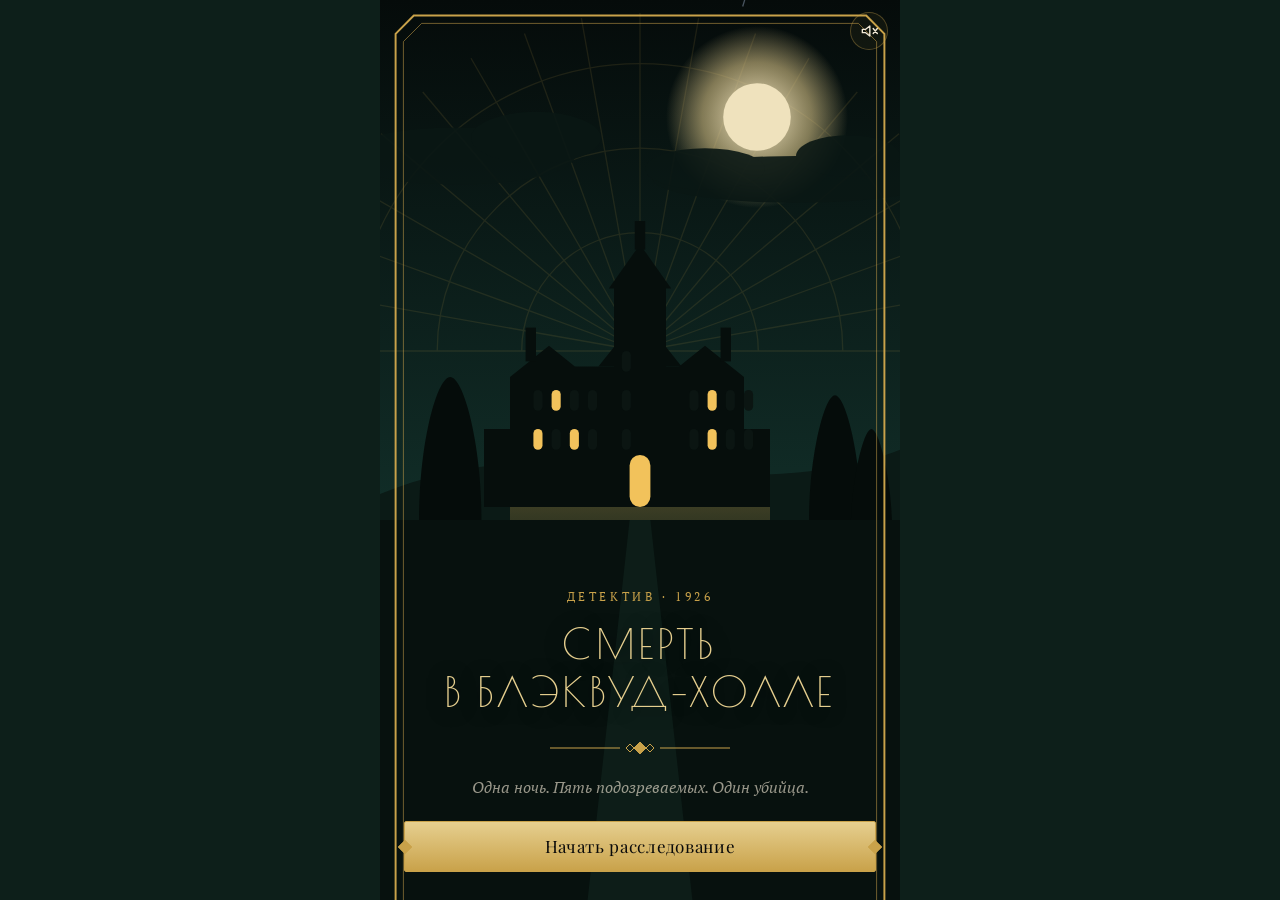
<file: index.html>
<!doctype html>
<html lang="ru">
<head>
  <meta charset="utf-8">
  <meta name="viewport" content="width=device-width, initial-scale=1, viewport-fit=cover, user-scalable=no">
  <meta name="theme-color" content="#0d1f1a">
  <title>Смерть в Блэквуд-холле</title>
  <link rel="preconnect" href="https://fonts.googleapis.com">
  <link rel="preconnect" href="https://fonts.gstatic.com" crossorigin>
  <link href="https://fonts.googleapis.com/css2?family=Poiret+One&family=Playfair+Display:ital,wght@0,500;0,700;1,500&family=PT+Serif:ital,wght@0,400;0,700;1,400&display=swap&subset=cyrillic" rel="stylesheet">
  <link rel="stylesheet" href="css/style.css">
  <script src="https://telegram.org/js/telegram-web-app.js"></script>
</head>
<body>
  <div id="app"></div>
  <script type="module" src="js/main.js"></script>
</body>
</html>
</file>
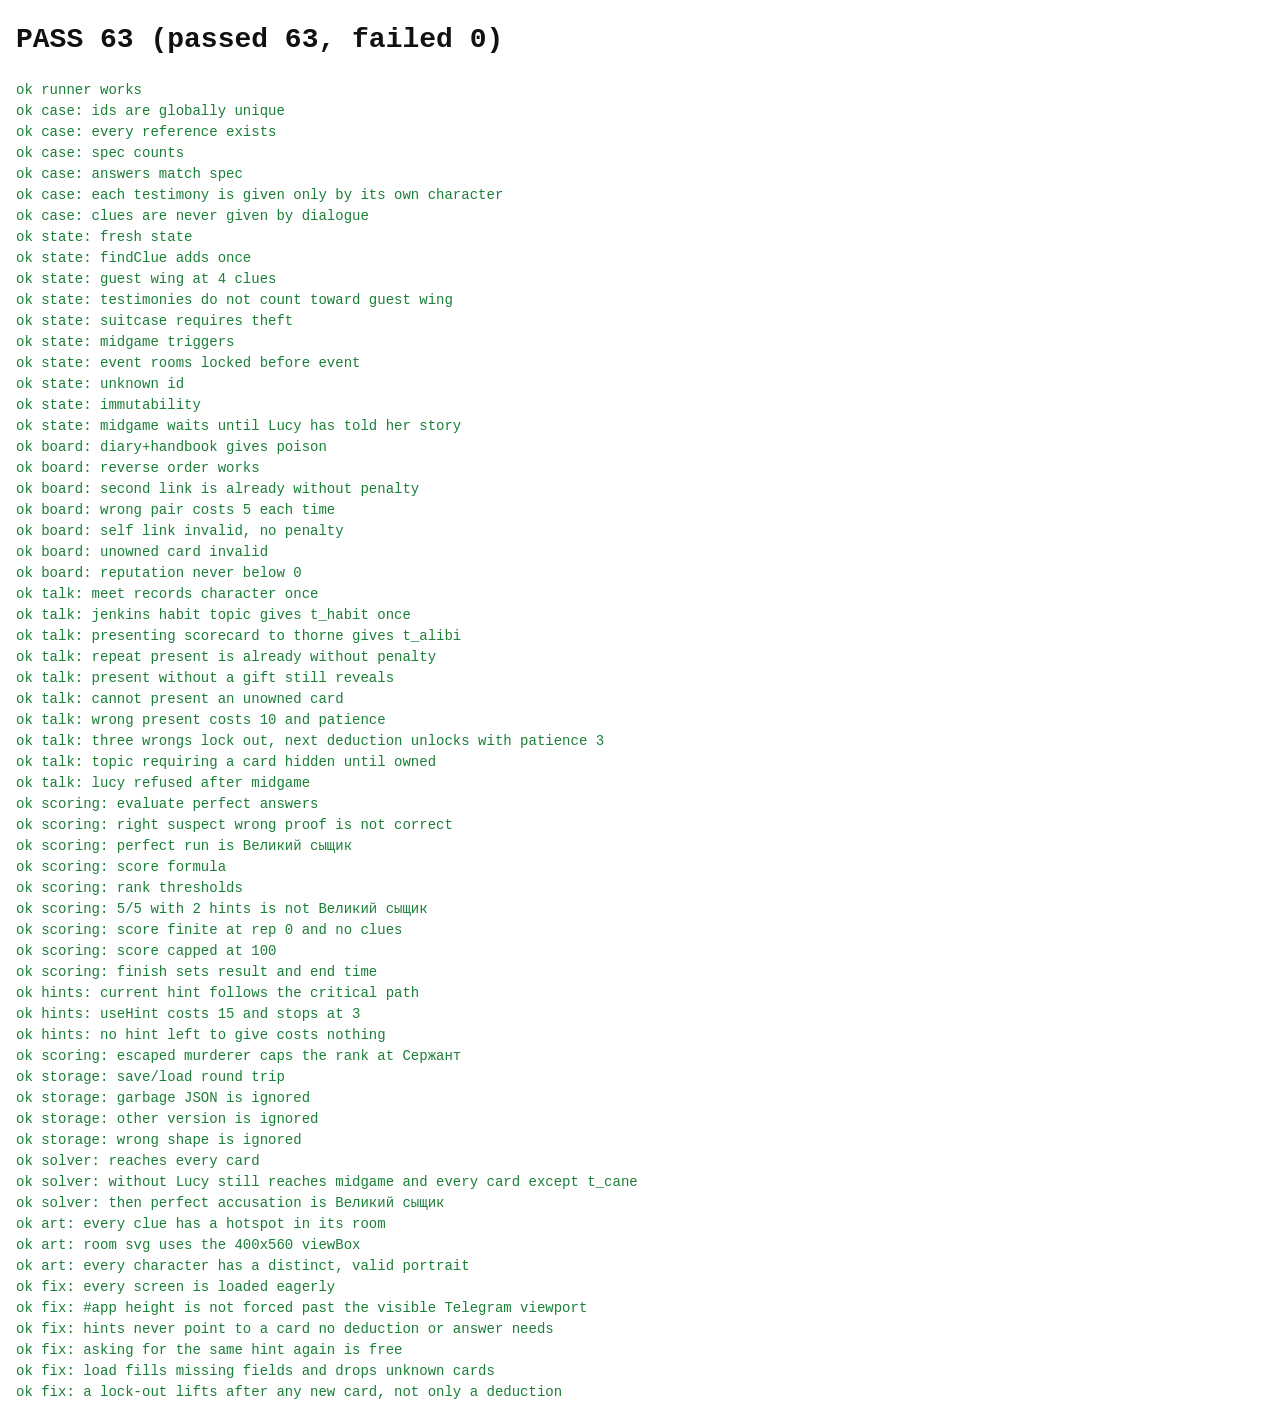
<file: tests.html>
<!doctype html>
<html lang="en">
<head>
  <meta charset="utf-8">
  <meta name="viewport" content="width=device-width, initial-scale=1">
  <title>tests…</title>
  <style>
    body { font: 14px/1.5 ui-monospace, Menlo, monospace; margin: 16px; background: #fff; color: #111; }
    .ok { color: #1a7f37; } .bad { color: #c62828; font-weight: 600; }
    ul { list-style: none; padding: 0; }
  </style>
</head>
<body>
  <h1 id="summary">running…</h1>
  <ul id="results"></ul>
  <script type="module">
    import { run, reportLoadError } from './tests/runner.js';
    // Add every test file here.
    const files = [
      './tests/smoke.test.js',
      './tests/case.test.js',
      './tests/state.test.js',
      './tests/board.test.js',
      './tests/talk.test.js',
      './tests/scoring.test.js',
      './tests/storage.test.js',
      './tests/solver.test.js',
      './tests/art.test.js',
      './tests/portraits.test.js',
      './tests/fixes.test.js',
    ];
    for (const f of files) {
      try { await import(f); } catch (err) { reportLoadError(f, err); }
    }
    run();
  </script>
</body>
</html>
</file>
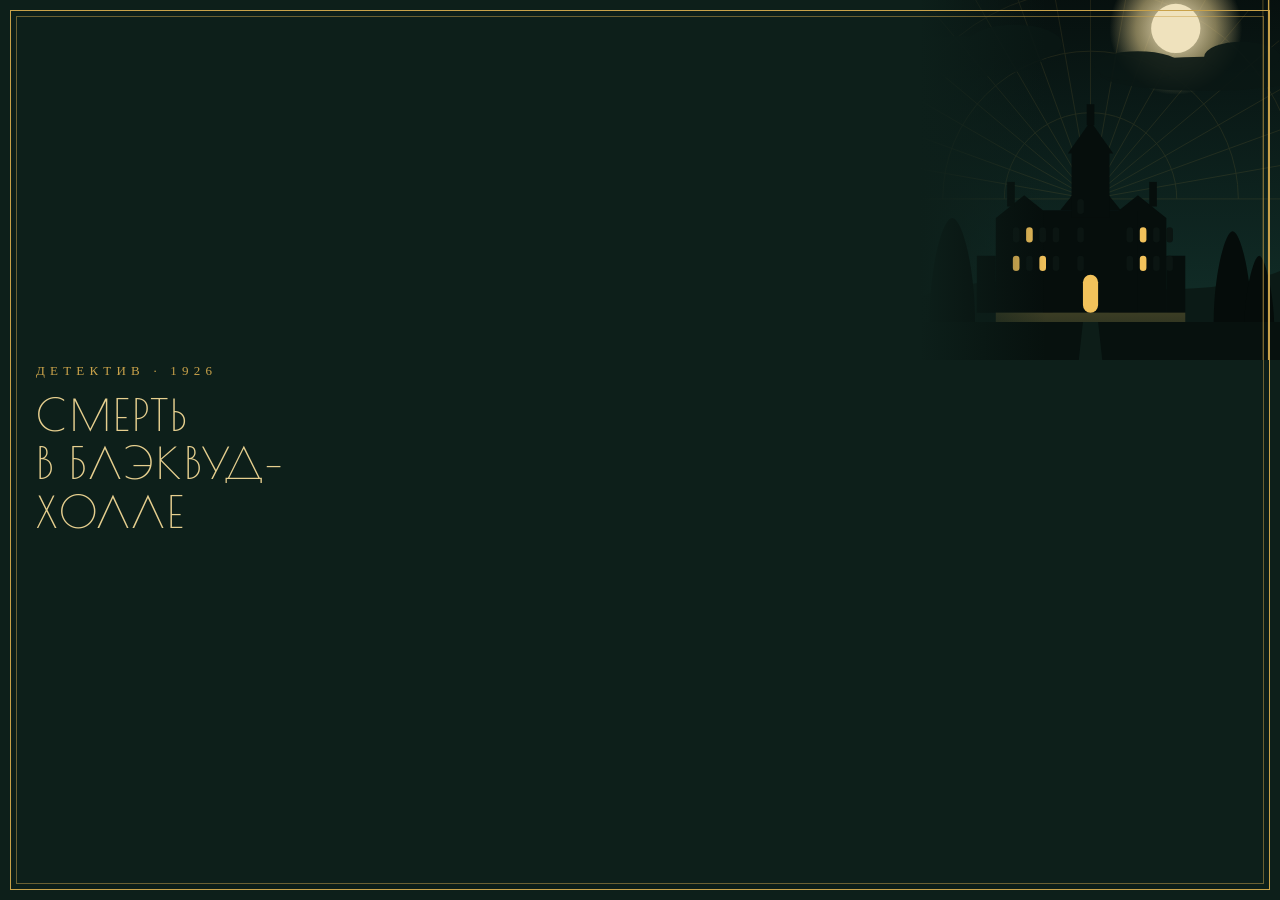
<file: docs/assets/botfather-cover.html>
<!doctype html>
<html><head><meta charset="utf-8">
<link href="https://fonts.googleapis.com/css2?family=Poiret+One&display=swap&subset=cyrillic" rel="stylesheet">
<style>
  html, body { margin: 0; width: 640px; height: 360px; overflow: hidden; background: #0d1f1a; }
  #art { position: absolute; right: 0; top: 0; width: 360px; height: 360px; }
  #art svg { width: 360px; height: 360px; display: block; }
  #art::after { content: ''; position: absolute; inset: 0; background: linear-gradient(90deg, #0d1f1a, transparent 35%); }
  .text { position: absolute; left: 36px; top: 0; bottom: 0; width: 300px; display: flex; flex-direction: column; justify-content: center; gap: 14px; }
  h1 { margin: 0; font: 400 44px/1.1 'Poiret One', serif; letter-spacing: 0.06em; color: #e6cf8f; text-transform: uppercase; }
  p { margin: 0; font: 13px/1 serif; letter-spacing: 0.4em; color: #c9a24a; text-transform: uppercase; }
  .frame { position: absolute; inset: 10px; border: 1.5px solid #c9a24a; }
  .frame::after { content: ''; position: absolute; inset: 5px; border: 0.7px solid rgba(201,162,74,.5); }
</style></head>
<body>
  <div id="art"></div>
  <div class="text"><p>Детектив · 1926</p><h1>Смерть<br>в Блэквуд-<br>холле</h1></div>
  <div class="frame"></div>
  <script type="module">
    import { coverSvg } from '../../js/art/cover.js';
    document.getElementById('art').innerHTML = coverSvg().replace('viewBox="0 0 400 780" preserveAspectRatio="xMidYMin slice"', 'viewBox="20 60 380 380" preserveAspectRatio="xMidYMid slice"');
  </script>
</body></html>
</file>
<file: css/style.css>
/* Blackwood Hall — art-deco theme. Phone first. */

:root {
  --emerald: #0d1f1a;
  --emerald-2: #163a30;
  --emerald-3: #1f4d40;
  --gold: #c9a24a;
  --gold-soft: #e6cf8f;
  --gold-dim: rgba(201, 162, 74, 0.35);
  --ivory: #f3ead7;
  --paper: #efe4cc;
  --paper-ink: #2a2118;
  --ink: #0a0a0a;
  --blood: #8e1b1b;
  --blood-soft: #c24a3a;
  --muted: rgba(243, 234, 215, 0.62);
  --font-display: 'Poiret One', 'Playfair Display', serif;
  --font-title: 'Playfair Display', Georgia, serif;
  --font-body: 'PT Serif', Georgia, serif;
  --safe-top: max(env(safe-area-inset-top, 0px), var(--tg-content-safe-area-inset-top, 0px) + var(--tg-safe-area-inset-top, 0px));
  --safe-bottom: max(env(safe-area-inset-bottom, 0px), var(--tg-safe-area-inset-bottom, 0px));
  --app-h: var(--tg-viewport-stable-height, 100dvh);
  --radius: 4px;
}

* { box-sizing: border-box; -webkit-tap-highlight-color: transparent; }

html, body {
  margin: 0;
  height: 100%;
  background: var(--emerald);
  color: var(--ivory);
  font-family: var(--font-body);
  font-size: 16px;
  line-height: 1.5;
  overscroll-behavior: none;
  -webkit-user-select: none;
  user-select: none;
}

button { font: inherit; color: inherit; }

#app {
  position: relative;
  height: var(--app-h);
  max-width: 520px;
  margin: 0 auto;
  overflow: hidden;
  background:
    radial-gradient(120% 60% at 50% -10%, rgba(201, 162, 74, 0.10), transparent 60%),
    linear-gradient(180deg, #0f2620 0%, var(--emerald) 55%, #081310 100%);
}

/* Subtle deco fan pattern behind every screen */
#app::before {
  content: '';
  position: absolute;
  inset: 0;
  pointer-events: none;
  opacity: 0.07;
  background-image: url("data:image/svg+xml,%3Csvg xmlns='http://www.w3.org/2000/svg' width='80' height='40' viewBox='0 0 80 40'%3E%3Cg fill='none' stroke='%23c9a24a' stroke-width='1'%3E%3Cpath d='M0 40a40 40 0 0 1 80 0'/%3E%3Cpath d='M10 40a30 30 0 0 1 60 0'/%3E%3Cpath d='M20 40a20 20 0 0 1 40 0'/%3E%3Cpath d='M30 40a10 10 0 0 1 20 0'/%3E%3C/g%3E%3C/svg%3E");
  background-size: 80px 40px;
}

/* ---------- Screens ---------- */

.screen {
  position: absolute;
  inset: 0;
  display: flex;
  flex-direction: column;
  padding-top: var(--safe-top);
  padding-bottom: var(--safe-bottom);
  animation: screen-in 0.35s ease-out both;
}

@keyframes screen-in {
  from { opacity: 0; transform: translateY(10px); }
  to { opacity: 1; transform: none; }
}

.scroll > * { flex-shrink: 0; }

.scroll {
  flex: 1;
  overflow-y: auto;
  -webkit-overflow-scrolling: touch;
  padding: 12px 16px 20px;
}

/* ---------- Top bar & bottom nav ---------- */

.topbar {
  display: flex;
  align-items: center;
  gap: 8px;
  padding: 10px 12px 8px;
  border-bottom: 1px solid var(--gold-dim);
  background: linear-gradient(180deg, rgba(8, 19, 16, 0.9), rgba(8, 19, 16, 0.6));
  position: relative;
  z-index: 2;
}

.topbar h1 {
  flex: 1;
  margin: 0;
  font-family: var(--font-title);
  font-weight: 500;
  font-size: 18px;
  letter-spacing: 0.02em;
  color: var(--gold-soft);
  white-space: nowrap;
  overflow: hidden;
  text-overflow: ellipsis;
}

.icon-btn {
  width: 38px;
  height: 38px;
  flex: none;
  display: grid;
  place-items: center;
  border: 1px solid var(--gold-dim);
  border-radius: 50%;
  background: rgba(201, 162, 74, 0.06);
  cursor: pointer;
}
.icon-btn svg { width: 20px; height: 20px; }
.icon-btn:active { transform: scale(0.94); }

.rep {
  display: flex;
  align-items: center;
  gap: 6px;
  font-size: 13px;
  color: var(--muted);
}
.rep-bar {
  width: 54px;
  height: 6px;
  border: 1px solid var(--gold-dim);
  border-radius: 3px;
  overflow: hidden;
}
.rep-bar i {
  display: block;
  height: 100%;
  background: linear-gradient(90deg, var(--gold), var(--gold-soft));
  transition: width 0.5s ease;
}
.rep.low .rep-bar i { background: var(--blood-soft); }
.rep.hit { animation: shake 0.4s; }

.bottomnav {
  display: grid;
  grid-template-columns: 1fr 1fr 1fr;
  gap: 8px;
  padding: 8px 12px 10px;
  border-top: 1px solid var(--gold-dim);
  background: rgba(8, 19, 16, 0.92);
  position: relative;
  z-index: 2;
}
.navbtn {
  display: flex;
  flex-direction: column;
  align-items: center;
  gap: 2px;
  padding: 6px 4px;
  border: 0;
  background: none;
  font-size: 12px;
  letter-spacing: 0.06em;
  text-transform: uppercase;
  color: var(--muted);
  cursor: pointer;
  position: relative;
}
.navbtn svg { width: 24px; height: 24px; }
.navbtn.active { color: var(--gold-soft); }
.navbtn .badge {
  position: absolute;
  top: 0;
  left: calc(50% + 4px);
  right: auto;
  width: max-content;
  min-width: 18px;
  height: 18px;
  padding: 0 5px;
  border-radius: 9px;
  background: var(--gold);
  color: var(--ink);
  font: 700 11px/18px var(--font-body);
}
.navbtn.accuse { color: var(--blood-soft); }

/* ---------- Buttons ---------- */

.btn {
  display: inline-flex;
  align-items: center;
  justify-content: center;
  gap: 8px;
  min-height: 48px;
  padding: 12px 22px;
  border: 1px solid var(--gold);
  border-radius: 2px;
  background: linear-gradient(180deg, rgba(201, 162, 74, 0.18), rgba(201, 162, 74, 0.06));
  color: var(--gold-soft);
  font-family: var(--font-title);
  font-size: 17px;
  letter-spacing: 0.04em;
  cursor: pointer;
  position: relative;
  transition: transform 0.1s, background 0.2s;
}
.btn::before, .btn::after {
  content: '';
  position: absolute;
  width: 8px;
  height: 8px;
  border: 1px solid var(--gold);
  transform: rotate(45deg);
  background: var(--emerald);
  top: calc(50% - 4px);
}
.btn::before { left: -5px; }
.btn::after { right: -5px; }
.btn:active { transform: scale(0.97); background: rgba(201, 162, 74, 0.28); }
.btn.primary { background: linear-gradient(180deg, var(--gold-soft), var(--gold)); color: var(--ink); }
.btn.primary::before, .btn.primary::after { background: var(--gold); }
.btn.danger { border-color: var(--blood-soft); color: #f1c9bf; background: linear-gradient(180deg, rgba(142, 27, 27, 0.5), rgba(142, 27, 27, 0.25)); }
.btn.danger::before, .btn.danger::after { border-color: var(--blood-soft); }
.btn.ghost { border-color: var(--gold-dim); color: var(--muted); }
.btn.ghost::before, .btn.ghost::after { display: none; }
.btn[disabled] { opacity: 0.4; pointer-events: none; }
.btn.block { width: 100%; }

.stack { display: flex; flex-direction: column; gap: 14px; }

/* ---------- Typography ---------- */

.display {
  font-family: var(--font-display);
  font-weight: 400;
  letter-spacing: 0.08em;
  color: var(--gold-soft);
  text-transform: uppercase;
  text-align: center;
  line-height: 1.15;
  margin: 0;
}
.eyebrow {
  font-size: 12px;
  letter-spacing: 0.3em;
  text-transform: uppercase;
  color: var(--gold);
  text-align: center;
}
.lead { font-size: 18px; line-height: 1.6; }
.muted { color: var(--muted); }
.center { text-align: center; }

.divider { display: block; width: 180px; height: 14px; margin: 10px auto; }

/* ---------- Cover ---------- */

.cover { justify-content: flex-end; }
.cover-art {
  position: absolute;
  inset: 0;
  overflow: hidden;
}
.cover-art svg { width: 100%; height: 100%; display: block; }
.cover-flash {
  position: absolute;
  inset: 0;
  background: #dfe9ff;
  opacity: 0;
  pointer-events: none;
  mix-blend-mode: screen;
}
.cover-flash.on { animation: flash 0.9s ease-out; }
@keyframes flash {
  0% { opacity: 0; }
  5% { opacity: 0.55; }
  12% { opacity: 0.05; }
  18% { opacity: 0.4; }
  100% { opacity: 0; }
}
.cover-content {
  position: relative;
  padding: 0 24px 28px;
  display: flex;
  flex-direction: column;
  gap: 14px;
  align-items: stretch;
}
.cover-title { font-size: clamp(26px, 8.4vw, 42px); text-shadow: 0 2px 18px rgba(0, 0, 0, 0.8); }
.cover-title span { white-space: nowrap; }
.cover-sub { text-align: center; color: var(--muted); font-style: italic; margin: -4px 0 8px; }
.cover .sound-corner { position: absolute; top: calc(var(--safe-top) + 12px); right: 12px; z-index: 3; }

.rain line { stroke: rgba(200, 220, 255, 0.35); stroke-width: 1; animation: rain 0.7s linear infinite; }
@keyframes rain { from { transform: translate(0, -60px); } to { transform: translate(-20px, 840px); } }
.window-lit { animation: flicker 4s ease-in-out infinite; }
@keyframes flicker { 0%, 100% { opacity: 0.95; } 45% { opacity: 0.75; } 50% { opacity: 1; } 70% { opacity: 0.82; } }

/* ---------- Prologue ---------- */

.prologue { justify-content: center; }
.prologue .slide {
  margin: auto 0;
  padding: 0 24px;
  display: flex;
  flex-direction: column;
  align-items: center;
  gap: 18px;
  animation: screen-in 0.5s ease-out both;
}
.prologue .slide-art { width: 140px; height: 140px; }
.prologue .lead { text-align: center; }
.dots { display: flex; gap: 8px; justify-content: center; }
.dots i { width: 7px; height: 7px; transform: rotate(45deg); border: 1px solid var(--gold); }
.dots i.on { background: var(--gold); }
.prologue-foot { padding: 0 24px 24px; display: flex; flex-direction: column; gap: 14px; }

/* ---------- Map ---------- */

.map-wrap { position: relative; }
.map-wrap svg { width: 100%; height: auto; display: block; }
.map-room { cursor: pointer; }
.map-room rect.room-bg { fill: rgba(22, 58, 48, 0.85); stroke: var(--gold); stroke-width: 1.5; transition: fill 0.2s; }
.map-room:active rect.room-bg { fill: rgba(201, 162, 74, 0.25); }
.map-room.locked { cursor: default; }
.map-room.locked rect.room-bg { fill: rgba(10, 20, 17, 0.9); stroke: rgba(201, 162, 74, 0.3); stroke-dasharray: 4 4; }
.map-room.done rect.room-bg { fill: rgba(22, 58, 48, 0.5); }
.map-room text { font-family: var(--font-title); fill: var(--ivory); }
.map-room.locked text { fill: rgba(243, 234, 215, 0.35); }
.map-room .count { font-family: var(--font-body); font-size: 11px; fill: var(--gold-soft); }
.map-room.fresh rect.room-bg { animation: glow 2s ease-in-out infinite; }
@keyframes glow { 50% { fill: rgba(201, 162, 74, 0.22); } }

.section-title {
  display: flex;
  align-items: center;
  gap: 10px;
  margin: 18px 0 10px;
  font-family: var(--font-display);
  font-size: 15px;
  letter-spacing: 0.2em;
  text-transform: uppercase;
  color: var(--gold);
}
.section-title::before, .section-title::after { content: ''; flex: 1; height: 1px; background: var(--gold-dim); }

.people {
  display: grid;
  grid-template-columns: repeat(4, 1fr);
  gap: 10px 8px;
}
.person {
  display: flex;
  flex-direction: column;
  align-items: center;
  gap: 4px;
  border: 0;
  background: none;
  padding: 0;
  cursor: pointer;
  font-size: 12px;
  line-height: 1.2;
  text-align: center;
  color: var(--ivory);
}
.person .ph {
  width: 64px;
  height: 64px;
  border-radius: 50%;
  border: 1.5px solid var(--gold);
  overflow: hidden;
  background: var(--emerald-2);
  position: relative;
}
.person .ph svg { width: 100%; height: 100%; display: block; }
.person.gone { opacity: 0.35; cursor: default; }
.person.angry .ph { border-color: var(--blood-soft); }
.person.new .ph::after {
  content: '';
  position: absolute;
  top: 2px; right: 6px;
  width: 10px; height: 10px;
  border-radius: 50%;
  background: var(--gold);
  box-shadow: 0 0 0 2px var(--emerald);
}
.person small { color: var(--muted); font-size: 11px; }

.objective {
  margin-top: 6px;
  padding: 10px 12px;
  border-left: 2px solid var(--gold);
  background: rgba(201, 162, 74, 0.07);
  font-size: 14px;
  color: var(--muted);
}

/* ---------- Modal & cards ---------- */

.overlay {
  position: absolute;
  inset: 0;
  z-index: 20;
  display: flex;
  align-items: center;
  justify-content: center;
  padding: calc(var(--safe-top) + 16px) 16px calc(var(--safe-bottom) + 16px);
  background: rgba(3, 8, 6, 0.78);
  backdrop-filter: blur(3px);
  -webkit-backdrop-filter: blur(3px);
  animation: fade-in 0.2s ease-out both;
}
.overlay.closing { animation: fade-out 0.25s ease-in both; }
@keyframes fade-in { from { opacity: 0; } }
@keyframes fade-out { to { opacity: 0; } }

.modal {
  width: 100%;
  max-width: 420px;
  max-height: 100%;
  overflow-y: auto;
  padding: 22px 20px 20px;
  border: 1px solid var(--gold);
  outline: 1px solid var(--gold-dim);
  outline-offset: 4px;
  background: linear-gradient(180deg, #13302a, #0b1c17);
  animation: pop-in 0.3s cubic-bezier(.2, 1.4, .4, 1) both;
}
.modal h2 { margin: 0 0 10px; font-family: var(--font-title); font-weight: 500; color: var(--gold-soft); text-align: center; }
.modal .actions { display: flex; flex-direction: column; gap: 12px; margin-top: 18px; }

@keyframes pop-in { from { opacity: 0; transform: scale(0.85); } }

.card {
  position: relative;
  padding: 16px 16px 14px;
  background:
    linear-gradient(180deg, rgba(255, 255, 255, 0.35), rgba(255, 255, 255, 0) 30%),
    var(--paper);
  color: var(--paper-ink);
  border-radius: var(--radius);
  box-shadow: 0 10px 30px rgba(0, 0, 0, 0.45), inset 0 0 0 1px rgba(120, 90, 30, 0.35), inset 0 0 0 5px var(--paper), inset 0 0 0 6px rgba(120, 90, 30, 0.35);
}
.card .kind {
  font-size: 11px;
  letter-spacing: 0.25em;
  text-transform: uppercase;
  color: #8a6a22;
}
.card h3 { margin: 4px 0 6px; font-family: var(--font-title); font-size: 19px; line-height: 1.25; }
.card p { margin: 0; font-size: 15px; line-height: 1.5; }
.card.testimony { background: linear-gradient(180deg, rgba(255,255,255,.3), rgba(255,255,255,0) 30%), #e3e7da; }
.card.deduction { background: linear-gradient(180deg, rgba(255,255,255,.3), rgba(255,255,255,0) 30%), #f3dcc8; }
.card.deduction .kind { color: var(--blood); }

.card-reveal {
  width: 100%;
  max-width: 360px;
  display: flex;
  flex-direction: column;
  gap: 18px;
  align-items: stretch;
}
.card-reveal .card { animation: card-in 0.6s cubic-bezier(.2, 1.3, .4, 1) both; }
.card-reveal .burst {
  font-family: var(--font-display);
  text-align: center;
  font-size: 22px;
  letter-spacing: 0.2em;
  text-transform: uppercase;
  color: var(--gold-soft);
  animation: fade-in 0.4s 0.15s both;
}
@keyframes card-in {
  from { opacity: 0; transform: translateY(40px) rotate(-6deg) scale(0.7); }
  to { opacity: 1; transform: rotate(-1deg); }
}
.card-fly { position: absolute; z-index: 30; pointer-events: none; transition: transform 0.55s cubic-bezier(.5, 0, .7, .4), opacity 0.55s; }

.toast {
  position: absolute;
  left: 50%;
  bottom: calc(var(--safe-bottom) + 84px);
  z-index: 40;
  transform: translateX(-50%);
  max-width: calc(100% - 32px);
  padding: 10px 16px;
  border: 1px solid var(--gold-dim);
  background: rgba(8, 19, 16, 0.95);
  color: var(--ivory);
  font-size: 14px;
  text-align: center;
  animation: toast 2.4s ease both;
}
@keyframes toast {
  0% { opacity: 0; transform: translate(-50%, 10px); }
  10%, 85% { opacity: 1; transform: translate(-50%, 0); }
  100% { opacity: 0; }
}

@keyframes shake {
  20%, 60% { transform: translateX(-6px); }
  40%, 80% { transform: translateX(6px); }
}
.shake { animation: shake 0.4s; }

@media (max-height: 600px) {
  .cover-title { font-size: 30px; }
  .person .ph { width: 54px; height: 54px; }
  .talk-portrait { width: 96px; height: 96px; }
}

@media (max-width: 360px) {
  .rep > span:first-child { display: none; }
}

@media (prefers-reduced-motion: reduce) {
  *, *::before, *::after { animation-duration: 0.01ms !important; animation-iteration-count: 1 !important; transition-duration: 0.01ms !important; }
}

/* ---------- Room ---------- */

.room-body { padding: 0 0 16px; }
.scene { position: relative; }
.scene svg { display: block; width: 100%; height: auto; max-height: calc(var(--app-h) - 170px); margin: 0 auto; }
.hotspot { cursor: pointer; }
.hotspot .spark { opacity: 0; animation: twinkle 3.2s ease-in-out infinite; transform-box: fill-box; }
.hotspot:nth-of-type(2n) .spark { animation-delay: -1.1s; }
.hotspot:nth-of-type(3n) .spark { animation-delay: -2.2s; }
@keyframes twinkle { 0%, 70%, 100% { opacity: 0; } 82% { opacity: 0.85; } }
.hotspot .found-mark { display: none; }
.hotspot.found .spark { display: none; }
.hotspot.found .found-mark { display: inline; }
.hotspot:active > :not(.hit) { filter: brightness(1.4); }
.room-caption { margin: 10px 16px 0; text-align: center; font-size: 14px; color: var(--muted); font-style: italic; }

/* ---------- Interrogation ---------- */

.talk { display: flex; flex-direction: column; gap: 14px; }
.talk-head { display: flex; flex-direction: column; align-items: center; gap: 6px; }
.talk-portrait {
  width: 132px;
  height: 132px;
  border-radius: 50%;
  overflow: hidden;
  border: 2px solid var(--gold);
  outline: 1px solid var(--gold-dim);
  outline-offset: 4px;
  transition: border-color 0.3s;
}
.talk-portrait svg { width: 100%; height: 100%; display: block; }
.talk-portrait.angry { border-color: var(--blood-soft); filter: saturate(0.6); }
.talk-role { font-size: 12px; letter-spacing: 0.25em; text-transform: uppercase; color: var(--gold); }
.patience { display: flex; gap: 6px; }
.patience i { width: 8px; height: 8px; transform: rotate(45deg); border: 1px solid var(--blood-soft); }
.patience i.on { background: var(--blood-soft); }

.bubble {
  position: relative;
  padding: 14px 16px;
  background: var(--paper);
  color: var(--paper-ink);
  border-radius: var(--radius);
  box-shadow: 0 8px 24px rgba(0, 0, 0, 0.4);
  font-size: 16px;
  line-height: 1.55;
}
.bubble::before {
  content: '';
  position: absolute;
  top: -8px;
  left: calc(50% - 8px);
  border: 8px solid transparent;
  border-top: 0;
  border-bottom-color: var(--paper);
}
.bubble p { margin: 0; }
.bubble.reveal { box-shadow: 0 0 0 2px var(--gold), 0 8px 24px rgba(0, 0, 0, 0.4); }
.bubble.wrong { background: #ead6cf; }
.bubble.wrong::before { border-bottom-color: #ead6cf; }

.topics { display: flex; flex-direction: column; gap: 8px; }
.topic {
  display: flex;
  align-items: center;
  justify-content: space-between;
  gap: 10px;
  min-height: 46px;
  padding: 10px 14px;
  border: 1px solid var(--gold-dim);
  border-left: 3px solid var(--gold);
  background: rgba(201, 162, 74, 0.06);
  text-align: left;
  font-size: 15px;
  cursor: pointer;
}
.topic svg { width: 18px; height: 18px; color: var(--gold); flex: none; }
.topic.seen { color: var(--muted); border-left-color: var(--gold-dim); }
.topic:active { background: rgba(201, 162, 74, 0.18); }
.topic[disabled] { opacity: 0.4; }
.present-btn svg { width: 20px; height: 20px; }

.picker { max-height: calc(var(--app-h) - 40px); }
.pick-group { margin-bottom: 12px; }
.pick-title { font-size: 11px; letter-spacing: 0.25em; text-transform: uppercase; color: var(--gold); margin-bottom: 6px; }
.pick {
  display: block;
  width: 100%;
  margin-bottom: 6px;
  padding: 10px 12px;
  border: 0;
  border-radius: var(--radius);
  background: var(--paper);
  color: var(--paper-ink);
  text-align: left;
  font-family: var(--font-title);
  font-size: 15px;
  cursor: pointer;
}
.pick.testimony { background: #e3e7da; }
.pick.deduction { background: #f3dcc8; }
.pick:active { filter: brightness(0.92); }

/* ---------- Board ---------- */

.board {
  position: relative;
  background-color: #5a3d24;
  background-image:
    radial-gradient(rgba(0, 0, 0, 0.25) 1px, transparent 1.5px),
    radial-gradient(rgba(255, 220, 160, 0.12) 1px, transparent 1.5px),
    linear-gradient(180deg, rgba(0, 0, 0, 0.25), rgba(0, 0, 0, 0.05));
  background-size: 7px 7px, 11px 11px, 100% 100%;
  background-position: 0 0, 3px 5px, 0 0;
  box-shadow: inset 0 0 0 6px #3a2616, inset 0 0 0 8px var(--gold-dim), inset 0 10px 30px rgba(0, 0, 0, 0.5);
  padding-bottom: 28px;
}
.board .section-title { color: var(--gold-soft); }
.board .section-title::before, .board .section-title::after { background: rgba(230, 207, 143, 0.4); }
.board-tools { display: flex; flex-direction: column; gap: 10px; align-items: stretch; }
.board-tools p { margin: 0; font-size: 14px; color: rgba(243, 234, 215, 0.8); text-align: center; }
.hint-btn svg { width: 18px; height: 18px; }

.tiles { display: grid; grid-template-columns: 1fr 1fr; gap: 14px 10px; }
.tile {
  position: relative;
  min-height: 62px;
  padding: 14px 10px 10px;
  border: 0;
  border-radius: 2px;
  background: var(--paper);
  color: var(--paper-ink);
  font-family: var(--font-title);
  font-size: 14px;
  line-height: 1.25;
  text-align: center;
  box-shadow: 0 4px 10px rgba(0, 0, 0, 0.4);
  transform: rotate(var(--tilt, 0deg));
  transition: transform 0.15s, box-shadow 0.15s;
  cursor: pointer;
}
.tile.testimony { background: #e3e7da; }
.tile.deduction { background: #f3dcc8; font-weight: 700; }
.tile .pin {
  position: absolute;
  top: -5px;
  left: calc(50% - 6px);
  width: 12px;
  height: 12px;
  border-radius: 50%;
  background: radial-gradient(circle at 35% 35%, #ff7a6a, var(--blood) 60%);
  box-shadow: 0 2px 3px rgba(0, 0, 0, 0.5);
}
.tile.deduction .pin { background: radial-gradient(circle at 35% 35%, #fff2c0, var(--gold) 60%); }
.tile.selected { transform: rotate(0) scale(1.06); box-shadow: 0 0 0 3px var(--gold), 0 10px 22px rgba(0, 0, 0, 0.6); z-index: 2; }
.tile.linked { box-shadow: 0 0 0 3px var(--blood-soft), 0 10px 22px rgba(0, 0, 0, 0.6); }
.tile.empty {
  display: grid;
  place-items: center;
  background: rgba(0, 0, 0, 0.18);
  border: 1px dashed rgba(230, 207, 143, 0.4);
  color: rgba(230, 207, 143, 0.5);
  box-shadow: none;
  font-size: 22px;
  cursor: default;
}
.empty-note { grid-column: 1 / -1; text-align: center; margin: 0; }

.thread { position: absolute; left: 0; top: 0; pointer-events: none; z-index: 3; overflow: visible; }
.thread path { fill: none; stroke: #b01e1e; stroke-width: 2.5; filter: drop-shadow(0 2px 2px rgba(0, 0, 0, 0.6)); animation: draw-thread 0.6s ease-out forwards; }
@keyframes draw-thread { to { stroke-dashoffset: 0; } }

.select-bar {
  display: none;
  position: relative;
  z-index: 5;
  grid-template-columns: 1fr auto;
  gap: 6px 10px;
  padding: 12px 12px 10px;
  background: rgba(8, 19, 16, 0.97);
  border-top: 1px solid var(--gold);
}
.select-bar.open { display: grid; animation: slide-up 0.22s ease-out both; }
@keyframes slide-up { from { transform: translateY(30px); opacity: 0; } }
.sel-card { grid-row: 1 / 3; padding: 8px 10px; background: var(--paper); color: var(--paper-ink); border-radius: var(--radius); max-height: 140px; overflow-y: auto; }
.sel-card .kind { font-size: 10px; letter-spacing: 0.25em; text-transform: uppercase; color: #8a6a22; }
.sel-card strong { font-family: var(--font-title); display: block; font-size: 15px; }
.sel-card p { margin: 2px 0 0; font-size: 13px; line-height: 1.4; }
.sel-hint { grid-column: 1 / -1; font-size: 12px; color: var(--gold-soft); text-align: center; }
.select-bar .icon-btn { grid-column: 2; grid-row: 1; }

/* ---------- Event ---------- */

.event { justify-content: space-between; }
.event .cover-flash { z-index: 0; }
.event-body { margin: auto 0; padding: 0 24px; display: flex; flex-direction: column; align-items: center; gap: 12px; position: relative; }
.event-body .slide-art { width: 120px; height: 120px; }
.event-title { font-size: 32px; color: var(--blood-soft); }

/* ---------- Accusation ---------- */

.accuse-screen { display: flex; flex-direction: column; gap: 16px; }
.accuse-step { display: flex; flex-direction: column; gap: 14px; animation: screen-in 0.3s ease-out both; }
.question { margin: 0; font-family: var(--font-title); font-weight: 500; font-size: 24px; text-align: center; color: var(--ivory); }
.options { display: flex; flex-direction: column; gap: 8px; }
.option {
  padding: 13px 14px;
  border: 1px solid var(--gold-dim);
  background: rgba(201, 162, 74, 0.06);
  text-align: left;
  font-size: 16px;
  cursor: pointer;
}
.option:active { background: rgba(201, 162, 74, 0.2); border-color: var(--gold); }
.option small { display: block; font-size: 10px; letter-spacing: 0.25em; text-transform: uppercase; color: var(--gold); }
.verdict-list { list-style: none; margin: 0; padding: 0; display: flex; flex-direction: column; gap: 6px; }
.verdict-list li {
  display: flex;
  flex-direction: column;
  padding: 8px 12px;
  border-left: 2px solid var(--gold);
  background: rgba(201, 162, 74, 0.06);
}
.verdict-list span { font-size: 12px; color: var(--muted); }
.verdict-list b { font-family: var(--font-title); font-weight: 500; }
.verdict-list li.ok { border-left-color: #6fbf73; }
.verdict-list li.bad { border-left-color: var(--blood-soft); }

/* ---------- Result ---------- */

.result { display: flex; flex-direction: column; gap: 14px; padding-top: 24px; }
.result .lead { margin: 0; text-align: center; font-style: italic; }
.result-portrait { width: 110px; height: 110px; margin: 0 auto; border-radius: 50%; overflow: hidden; border: 2px solid var(--gold); }
.result-portrait svg { width: 100%; height: 100%; }
.result-portrait.caught { filter: grayscale(0.7) contrast(1.1); border-color: var(--blood-soft); }
.result-portrait.escaped { opacity: 0.5; filter: blur(1px); }
.result-title { font-size: 30px; }
.rank-box {
  display: flex;
  flex-direction: column;
  align-items: center;
  gap: 6px;
  padding: 16px;
  border: 1px solid var(--gold);
  outline: 1px solid var(--gold-dim);
  outline-offset: 4px;
  background: radial-gradient(circle at 50% 30%, rgba(201, 162, 74, 0.15), transparent 70%);
  margin: 6px 4px;
}
.badge { width: 120px; height: 130px; animation: pop-in 0.6s 0.2s cubic-bezier(.2, 1.4, .4, 1) both; }
.rank-name { font-family: var(--font-display); font-size: 26px; letter-spacing: 0.08em; color: var(--gold-soft); text-transform: uppercase; text-align: center; }
.stats { display: grid; grid-template-columns: repeat(4, 1fr); gap: 6px; width: 100%; margin-top: 6px; }
.stats div { display: flex; flex-direction: column; align-items: center; }
.stats b { font-family: var(--font-title); font-size: 20px; color: var(--ivory); }
.stats span { font-size: 11px; color: var(--muted); text-transform: uppercase; letter-spacing: 0.1em; }
</file>
